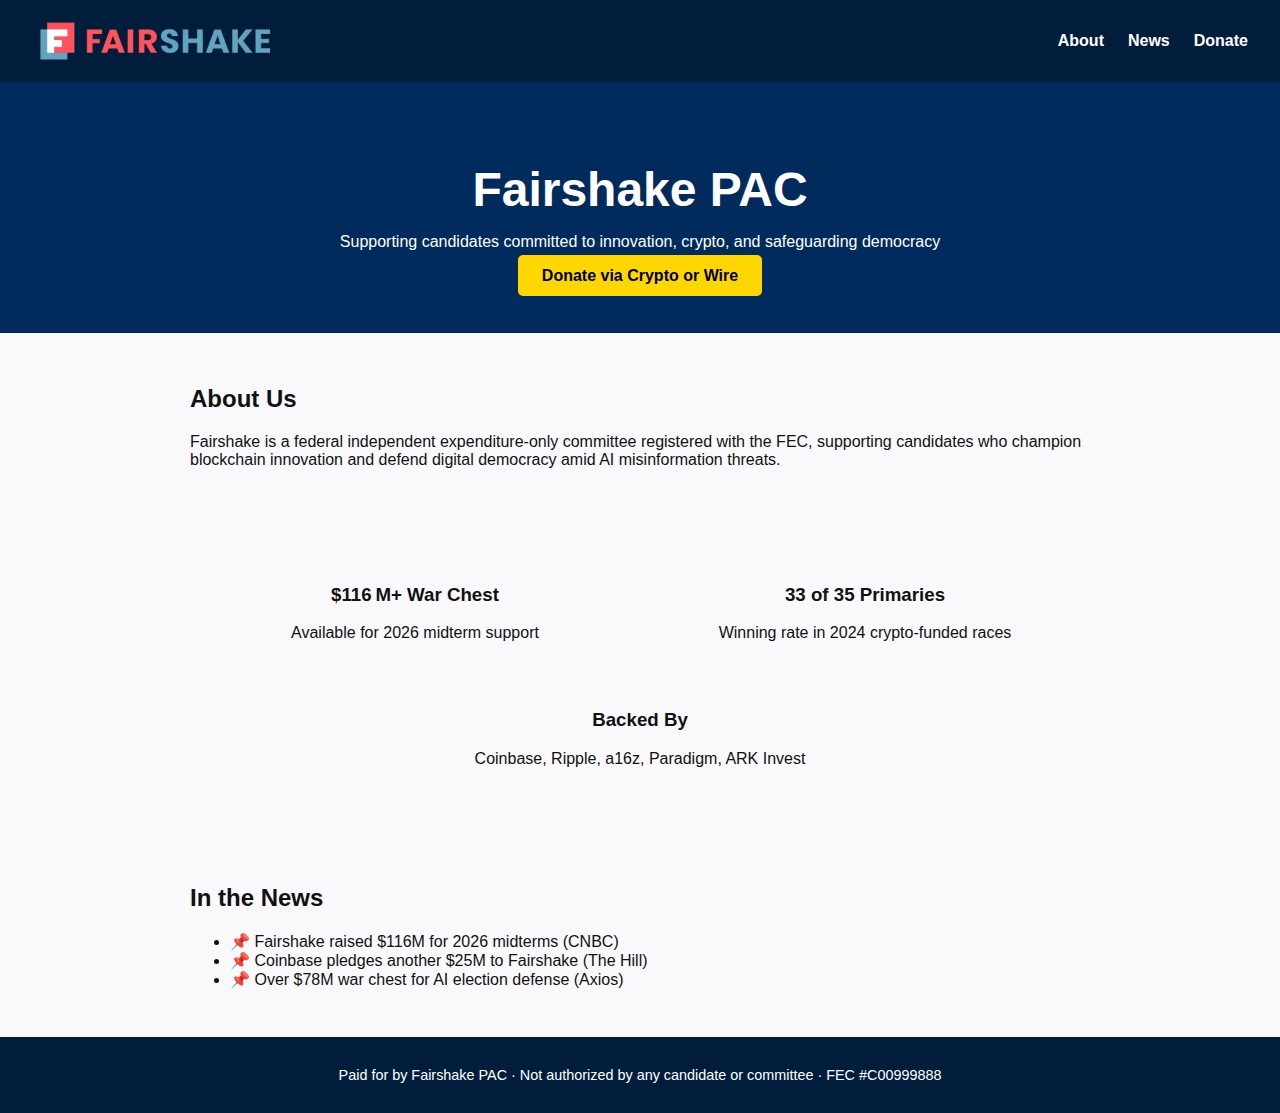
<file: fairshake_bundle/index.html>
<!DOCTYPE html>
<html lang="en">
<head>
  <meta charset="UTF-8" />
  <meta name="viewport" content="width=device-width,initial-scale=1" />
  <title>Fairshake PAC • Protecting the Digital Vote</title>
  <link rel="icon" href="favicon.ico" />
  <link rel="stylesheet" href="style.css" />
</head>
<body>
  <nav class="navbar">
    <img src="logo.png" alt="Fairshake PAC Logo" class="logo" />
    <ul class="nav-links">
      <li><a href="#">About</a></li>
      <li><a href="#">News</a></li>
      <li><a href="donate.html" class="button">Donate</a></li>
    </ul>
  </nav>

  <header class="hero">
    <h1>Fairshake PAC</h1>
    <p>Supporting candidates committed to innovation, crypto, and safeguarding democracy</p>
    <a href="donate.html" class="button hero-btn">Donate via Crypto or Wire</a>
  </header>

  <main>
    <section class="about">
      <h2>About Us</h2>
      <p>Fairshake is a federal independent expenditure-only committee registered with the FEC, supporting candidates who champion blockchain innovation and defend digital democracy amid AI misinformation threats.</p>
    </section>

    <section class="stats">
      <div>
        <h3>$116 M+ War Chest</h3>
        <p>Available for 2026 midterm support</p>
      </div>
      <div>
        <h3>33 of 35 Primaries</h3>
        <p>Winning rate in 2024 crypto-funded races</p>
      </div>
      <div>
        <h3>Backed By</h3>
        <p>Coinbase, Ripple, a16z, Paradigm, ARK Invest</p>
      </div>
    </section>

    <section class="news">
      <h2>In the News</h2>
      <ul>
        <li>📌 Fairshake raised $116M for 2026 midterms (CNBC)</li>
        <li>📌 Coinbase pledges another $25M to Fairshake (The Hill)</li>
        <li>📌 Over $78M war chest for AI election defense (Axios)</li>
      </ul>
    </section>
  </main>

  <footer>
    <p>Paid for by Fairshake PAC · Not authorized by any candidate or committee · FEC #C00999888</p>
  </footer>
</body>
</html>
</file>
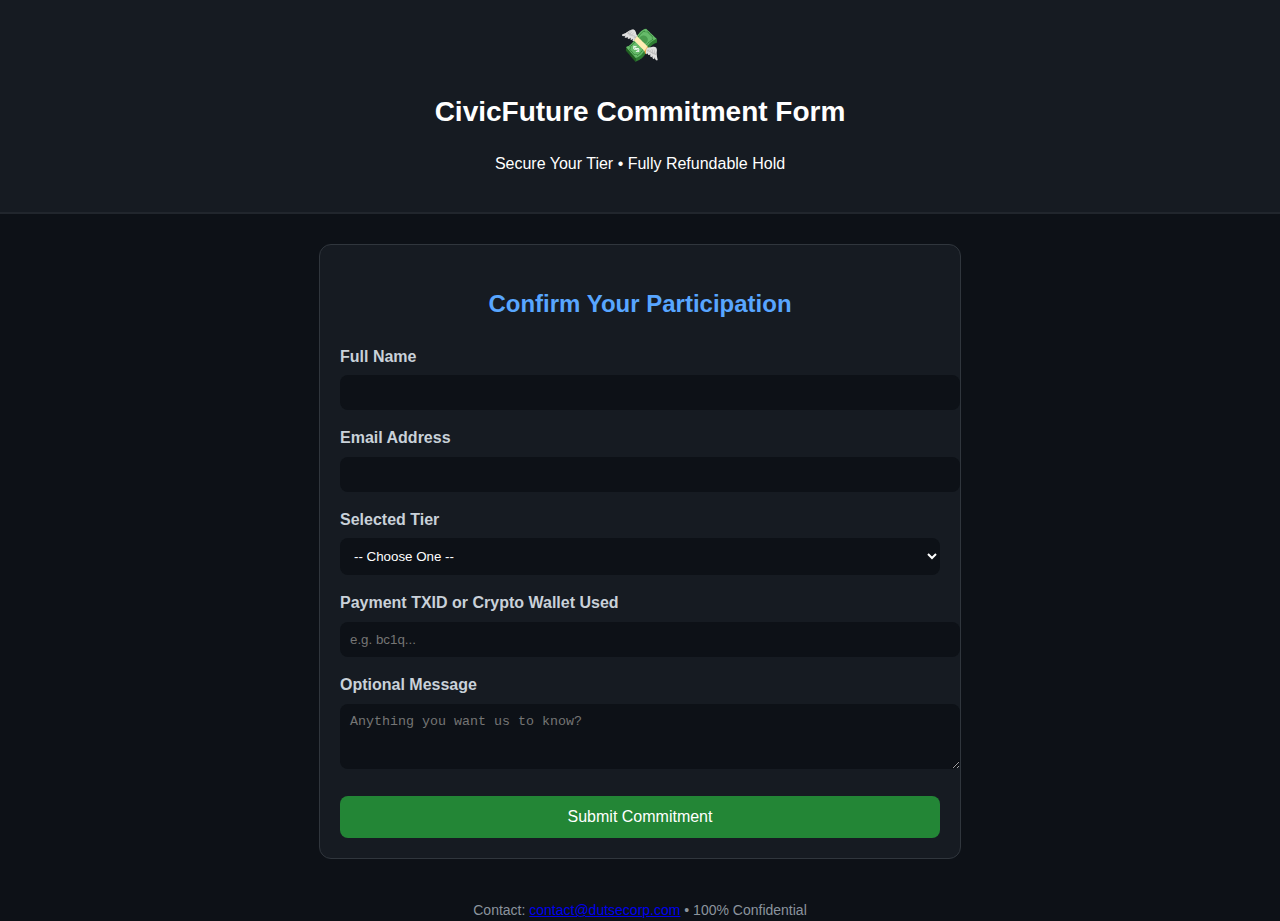
<file: CivicFuture_Funnel_Final/commitment.html>
<!DOCTYPE html>
<html lang="en">
<head>
  <meta charset="UTF-8">
  <title>Confirm Your Commitment – CivicFuture</title>
  <meta name="viewport" content="width=device-width, initial-scale=1.0">
  <link rel="stylesheet" href="style.css">
  <link rel="icon" href="favicon.ico" type="image/x-icon" />
  <style>
    .form-wrapper {
      max-width: 600px;
      margin: 30px auto;
      padding: 20px;
      background: #161b22;
      border-radius: 12px;
      border: 1px solid #30363d;
    }
    .form-wrapper h2 {
      color: #58a6ff;
      text-align: center;
    }
    label {
      display: block;
      margin-top: 15px;
      font-weight: bold;
      color: #c9d1d9;
    }
    input, select, textarea {
      width: 100%;
      padding: 10px;
      margin-top: 6px;
      border-radius: 8px;
      border: none;
      background: #0d1117;
      color: #fff;
    }
    button {
      background: #238636;
      color: white;
      border: none;
      padding: 12px 24px;
      margin-top: 20px;
      width: 100%;
      border-radius: 8px;
      font-size: 16px;
      cursor: pointer;
    }
    .footer {
      margin-top: 40px;
      text-align: center;
      font-size: 14px;
      color: #8b949e;
    }
  </style>
</head>
<body>
  <header>
    <div class="emoji">💸</div>
    <h1>CivicFuture Commitment Form</h1>
    <p>Secure Your Tier • Fully Refundable Hold</p>
  </header>

  <div class="form-wrapper">
    <h2>Confirm Your Participation</h2>
    <form action="https://formspree.io/f/xzzgqvzp" method="POST">
      <label for="name">Full Name</label>
      <input type="text" name="name" id="name" required>

      <label for="email">Email Address</label>
      <input type="email" name="email" id="email" required>

      <label for="tier">Selected Tier</label>
      <select name="tier" id="tier" required>
        <option value="">-- Choose One --</option>
        <option value="Reserve – $5,000">🛰️ Reserve – $5,000</option>
        <option value="Alignment – $25,000">🛡️ Alignment – $25,000</option>
        <option value="Edge – $50,000">⚡ Edge – $50,000</option>
      </select>

      <label for="wallet">Payment TXID or Crypto Wallet Used</label>
      <input type="text" name="wallet" id="wallet" required placeholder="e.g. bc1q...">

      <label for="notes">Optional Message</label>
      <textarea name="notes" id="notes" rows="3" placeholder="Anything you want us to know?"></textarea>

      <button type="submit">Submit Commitment</button>
    </form>
  </div>

  <div class="footer">
    Contact: <a href="mailto:contact@dutsecorp.com">contact@dutsecorp.com</a> • 100% Confidential
  </div>
</body>
</html>
</file>
<file: fairshake_bundle/style.css>
body {
  font-family: 'Segoe UI', sans-serif;
  margin: 0;
  padding: 0;
  background: #f9f9fb;
  color: #111;
}

nav.navbar {
  background: #001e3c;
  color: white;
  display: flex;
  justify-content: space-between;
  padding: 1rem 2rem;
  align-items: center;
}

.logo {
  height: 50px;
}

.nav-links {
  list-style: none;
  display: flex;
  gap: 1.5rem;
}

.nav-links li a {
  color: white;
  text-decoration: none;
  font-weight: bold;
}

.hero {
  background: #002b5c;
  color: white;
  text-align: center;
  padding: 3rem 1rem;
}

.hero h1 {
  font-size: 3rem;
  margin-bottom: 0.5rem;
}

.hero-btn {
  background: #ffd700;
  color: black;
  padding: 0.75rem 1.5rem;
  text-decoration: none;
  font-weight: bold;
  border-radius: 5px;
}

.about, .stats, .news {
  padding: 2rem;
  max-width: 900px;
  margin: auto;
}

.stats {
  display: flex;
  justify-content: space-between;
  text-align: center;
  flex-wrap: wrap;
}

.stats div {
  flex: 1 1 30%;
  margin: 1rem;
}

.wallet-grid {
  display: flex;
  justify-content: center;
  flex-wrap: wrap;
  gap: 2rem;
  padding: 2rem;
}

.wallet-card {
  background: white;
  border: 1px solid #ddd;
  padding: 1rem;
  border-radius: 8px;
  text-align: center;
  width: 300px;
}

.donate-section {
  text-align: center;
  padding: 2rem;
}

footer {
  background: #001e3c;
  color: white;
  text-align: center;
  padding: 1rem;
  font-size: 0.9rem;
}
</file>
<file: CivicFuture_Funnel_Final/style.css>
body {
  margin: 0;
  font-family: 'Segoe UI', sans-serif;
  background: #0d1117;
  color: #ffffff;
  line-height: 1.6;
}
header {
  background: #161b22;
  padding: 20px;
  text-align: center;
  border-bottom: 2px solid #21262d;
}
h1 {
  font-size: 28px;
  margin-bottom: 10px;
}
.emoji {
  font-size: 32px;
  animation: float 1.5s infinite ease-in-out;
}
@keyframes float {
  0% { transform: translateY(0); }
  50% { transform: translateY(-8px); }
  100% { transform: translateY(0); }
}
.section {
  padding: 20px;
  max-width: 700px;
  margin: auto;
}
.video, .audio {
  margin: 20px 0;
  text-align: center;
}
.tiers {
  display: grid;
  grid-template-columns: 1fr;
  gap: 16px;
  margin-top: 20px;
}
.tier {
  background: #1c2128;
  border: 1px solid #30363d;
  padding: 20px;
  border-radius: 12px;
}
.tier h3 {
  margin-top: 0;
  color: #58a6ff;
}
.btn {
  display: inline-block;
  background: #238636;
  color: #fff;
  padding: 10px 20px;
  border-radius: 8px;
  margin-top: 15px;
  text-decoration: none;
}
.footer {
  margin-top: 40px;
  text-align: center;
  font-size: 14px;
  color: #8b949e;
}
.cta {
  margin: 30px 0;
  font-size: 18px;
  text-align: center;
}
.calendar {
  margin-top: 20px;
  text-align: center;
}
.calendar a {
  color: #58a6ff;
  text-decoration: underline;
}
</file>
